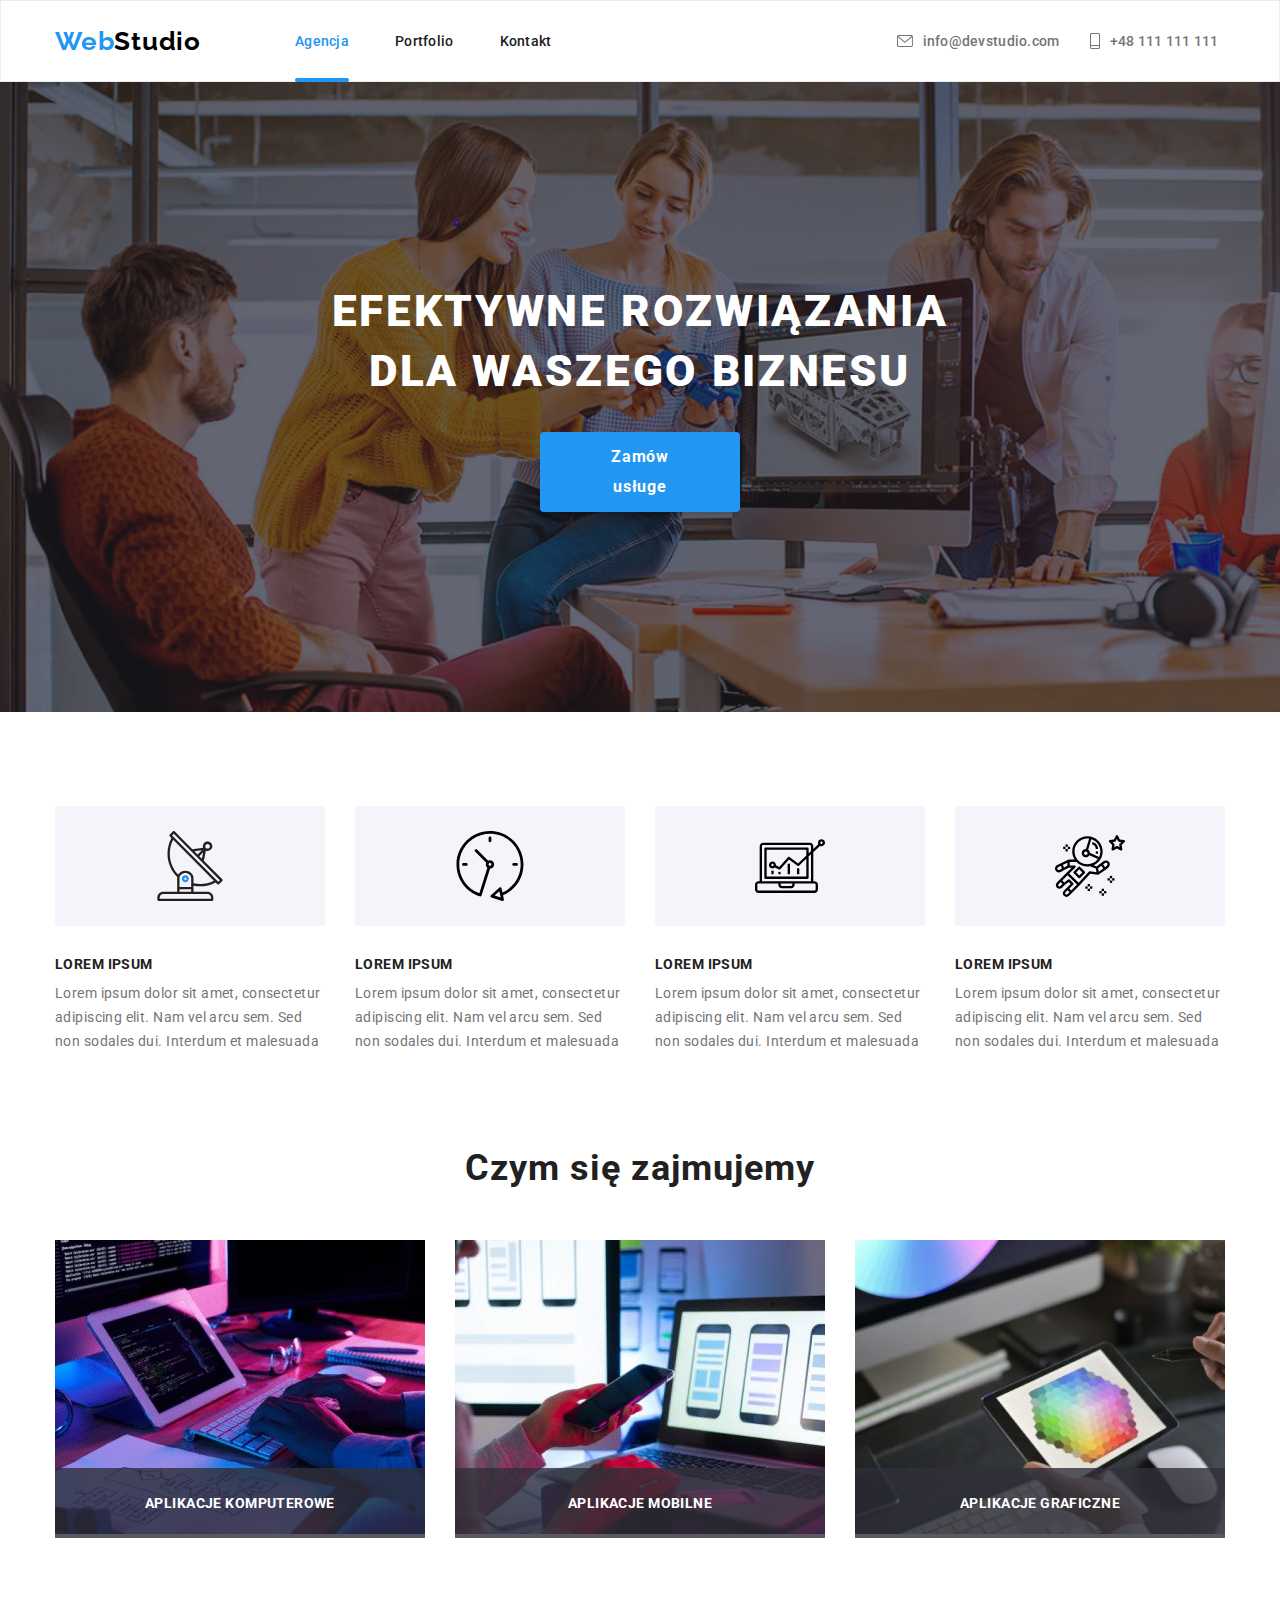
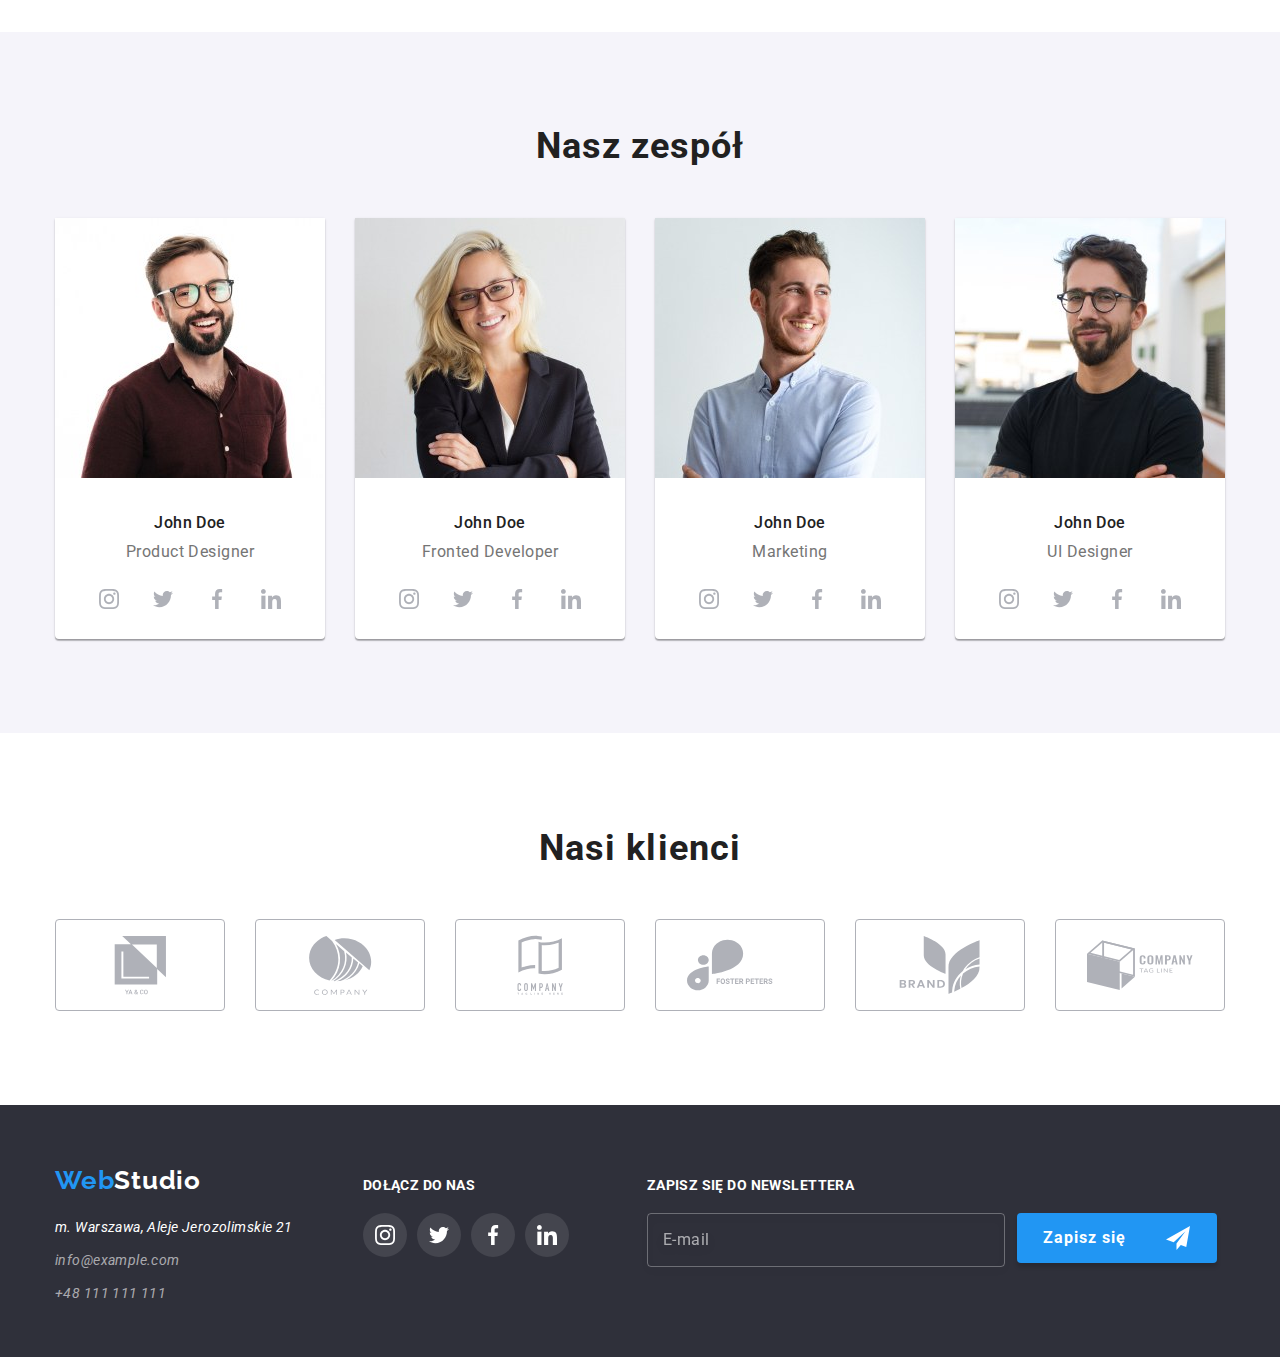
<file: index.html>
<!DOCTYPE html>
<html lang="en">
	<head>
		<meta charset="UTF-8" />
		<meta http-equiv="X-UA-Compatible" content="IE=edge" />
		<meta name="viewport" content="width=device-width, initial-scale=1.0" />
		<link rel="preconnect" href="https://fonts.googleapis.com" />
		<link rel="preconnect" href="https://fonts.gstatic.com" crossorigin />
		<link
			rel="stylesheet"
			href=" https://cdnjs.cloudflare.com/ajax/libs/modern-normalize/1.1.0/modern-normalize.min.css"
		/>
		<link
			href="https://fonts.googleapis.com/css2?family=Raleway:wght@400;700;900&family=Roboto:wght@400;500;700;900&display=swap"
			rel="stylesheet"
		/>
		<link rel="stylesheet" href="css/styles.css" />
		<title>Studio</title>
	</head>
	<body>
		<!-- HEADER -->
		<header class="header">
			<div class="container">
				<a href="index.html" class="logo">
					<span class="logo-left-side">Web</span
					><span class="logo-right-side">Studio</span></a
				>
				<nav class="navigation">
					<ul class="navigation-list">
						<li class="navigation-list-item">
							<a href="index.html" class="navigation-list-link agency-active"
								>Agencja</a
							>
						</li>
						<li class="navigation-list-item">
							<a href="portfolio.html" class="navigation-list-link"
								>Portfolio</a
							>
						</li>
						<li class="navigation-list-item">
							<a href="#" class="navigation-list-link">Kontakt</a>
						</li>
					</ul>
				</nav>
				<ul class="contact-list">
					<li class="contact-list-item">
						<a href="mailto:info@devstudio.com" class="contact-list-link"
							><svg class="contact-list-icon_space" width="16" height="12">
								<use
									class="contact-list-icon"
									href="images/icons.svg#icon-envelope"
								></use>
							</svg>
							<p>info@devstudio.com</p></a
						>
					</li>
					<li class="contact-list-item">
						<a href="tel:+48111111111" class="contact-list-link"
							><svg class="contact-list-icon_space" width="10" height="16">
								<use
									class="contact-list-icon"
									href="images/icons.svg#icon-smartphone"
								></use>
							</svg>
							<p>+48 111 111 111</p></a
						>
					</li>
				</ul>
			</div>
		</header>
		<!-- MAIN -->
		<main>
			<!-- HERO-->
			<section class="hero">
				<div class="hero-background-container">
					<div class="container">
						<h1 class="hero-title">
							efektywne rozwiązania dla waszego biznesu
						</h1>
						<button type="button" class="hero-button" data-modal-open>
							Zamów usługe
						</button>
					</div>
				</div>
			</section>
			<!-- OUR STRENGHTS -->
			<section class="our-strength section">
				<div class="container">
					<ul class="our-strength-list">
						<li class="our-strength-list-item">
							<div class="our-strenght-list-icon">
								<svg height="70" width="70px">
									<use href="images/icons.svg#icon-antenna"></use>
								</svg>
							</div>
							<p class="our-strength-list-item-title">lorem ipsum</p>
							<p class="our-strength-list-item-text">
								Lorem ipsum dolor sit amet, consectetur adipiscing elit. Nam vel
								arcu sem. Sed non sodales dui. Interdum et malesuada
							</p>
						</li>
						<li class="our-strength-list-item">
							<div class="our-strenght-list-icon">
								<svg height="70" width="70px">
									<use href="images/icons.svg#icon-clock"></use>
								</svg>
							</div>
							<p class="our-strength-list-item-title">lorem ipsum</p>
							<p class="our-strength-list-item-text">
								Lorem ipsum dolor sit amet, consectetur adipiscing elit. Nam vel
								arcu sem. Sed non sodales dui. Interdum et malesuada
							</p>
						</li>
						<li class="our-strength-list-item">
							<div class="our-strenght-list-icon">
								<svg height="70" width="70px">
									<use href="images/icons.svg#icon-diagram"></use>
								</svg>
							</div>
							<p class="our-strength-list-item-title">lorem ipsum</p>
							<p class="our-strength-list-item-text">
								Lorem ipsum dolor sit amet, consectetur adipiscing elit. Nam vel
								arcu sem. Sed non sodales dui. Interdum et malesuada
							</p>
						</li>
						<li class="our-strength-list-item">
							<div class="our-strenght-list-icon">
								<svg height="70" width="70px">
									<use href="images/icons.svg#icon-astronaut"></use>
								</svg>
							</div>
							<p class="our-strength-list-item-title">lorem ipsum</p>
							<p class="our-strength-list-item-text">
								Lorem ipsum dolor sit amet, consectetur adipiscing elit. Nam vel
								arcu sem. Sed non sodales dui. Interdum et malesuada
							</p>
						</li>
					</ul>
				</div>
			</section>
			<!-- WHAT WE DO -->
			<section class="what-we-do section">
				<div class="container">
					<h2 class="what-we-do-title">Czym się zajmujemy</h2>
					<ul class="what-we-do-list">
						<li class="what-we-do-list-item">
							<div class="what-we-do-list-element">
								<p class="what-we-do-list-element-title">
									aplikacje komputerowe
								</p>
							</div>
							<img
								src="images/main-page/box1.jpg"
								alt="Programming"
								width="370"
								height="294"
								class="what-we-do-list-img"
							/>
						</li>
						<li class="what-we-do-list-item">
							<div class="what-we-do-list-element">
								<p class="what-we-do-list-element-title">aplikacje mobilne</p>
							</div>
							<img
								src="images/main-page/box2.jpg"
								alt="Setting smartphone theme"
								width="370"
								height="294"
								class="what-we-do-list-img"
							/>
						</li>
						<li class="what-we-do-list-item">
							<div class="what-we-do-list-element">
								<p class="what-we-do-list-element-title">aplikacje graficzne</p>
							</div>
							<img
								src="images/main-page/box3.jpg"
								alt="Creating gradient"
								width="370"
								height="294"
								class="what-we-do-list-img"
							/>
						</li>
					</ul>
				</div>
			</section>
			<!-- OUR TEAM -->
			<section class="our-team">
				<div class="container section">
					<h2 class="our-team-title">Nasz zespół</h2>
					<ul class="our-team-list">
						<li class="our-team-list-item">
							<img
								src="images/main-page/John_Doe1.jpg"
								alt="Product Designer"
								width="270"
								height="260"
								class="our-team-list-img"
							/>
							<p class="our-team-list-item-name">John Doe</p>
							<p class="our-team-list-item-occupation">Product Designer</p>
							<div class="social-links">
								<a class="social-links-link" href="https://www.instagram.com/"
									><svg class="social-links-icon">
										<use href="images/icons.svg#icon-instagram"></use></svg
								></a>
								<a class="social-links-link" href="https://twitter.com/?lang=pl"
									><svg class="social-links-icon">
										<use href="images/icons.svg#icon-twitter"></use></svg
								></a>
								<a class="social-links-link" href="https://pl-pl.facebook.com/"
									><svg class="social-links-icon">
										<use href="images/icons.svg#icon-facebook"></use></svg
								></a>
								<a class="social-links-link" href="https://pl.linkedin.com/"
									><svg class="social-links-icon">
										<use href="images/icons.svg#icon-linkedin"></use></svg
								></a>
							</div>
						</li>
						<li class="our-team-list-item">
							<img
								src="images/main-page/John_Doe2.jpg"
								alt="Fronted Developer"
								width="270"
								height="260"
								class="our-team-list-img"
							/>
							<p class="our-team-list-item-name">John Doe</p>
							<p class="our-team-list-item-occupation">Fronted Developer</p>
							<div class="social-links">
								<a class="social-links-link" href="https://www.instagram.com/"
									><svg class="social-links-icon">
										<use href="images/icons.svg#icon-instagram"></use></svg
								></a>
								<a class="social-links-link" href="https://twitter.com/?lang=pl"
									><svg class="social-links-icon">
										<use href="images/icons.svg#icon-twitter"></use></svg
								></a>
								<a class="social-links-link" href="https://pl-pl.facebook.com/"
									><svg class="social-links-icon">
										<use href="images/icons.svg#icon-facebook"></use></svg
								></a>
								<a class="social-links-link" href="https://pl.linkedin.com/"
									><svg class="social-links-icon">
										<use href="images/icons.svg#icon-linkedin"></use></svg
								></a>
							</div>
						</li>
						<li class="our-team-list-item">
							<img
								src="images/main-page/John_Doe3.jpg"
								alt="Marketing"
								width="270"
								height="260"
								class="our-team-list-img"
							/>
							<p class="our-team-list-item-name">John Doe</p>
							<p class="our-team-list-item-occupation">Marketing</p>
							<div class="social-links">
								<a class="social-links-link" href="https://www.instagram.com/"
									><svg class="social-links-icon">
										<use href="images/icons.svg#icon-instagram"></use></svg
								></a>
								<a class="social-links-link" href="https://twitter.com/?lang=pl"
									><svg class="social-links-icon">
										<use href="images/icons.svg#icon-twitter"></use></svg
								></a>
								<a class="social-links-link" href="https://pl-pl.facebook.com/"
									><svg class="social-links-icon">
										<use href="images/icons.svg#icon-facebook"></use></svg
								></a>
								<a class="social-links-link" href="https://pl.linkedin.com/"
									><svg class="social-links-icon">
										<use href="images/icons.svg#icon-linkedin"></use></svg
								></a>
							</div>
						</li>
						<li class="our-team-list-item">
							<img
								src="images/main-page/John_Doe4.jpg"
								alt="UI Designer"
								width="270"
								height="260"
								class="our-team-list-img"
							/>
							<p class="our-team-list-item-name">John Doe</p>
							<p class="our-team-list-item-occupation">UI Designer</p>
							<div class="social-links">
								<a class="social-links-link" href="https://www.instagram.com/"
									><svg class="social-links-icon">
										<use href="images/icons.svg#icon-instagram"></use></svg
								></a>
								<a class="social-links-link" href="https://twitter.com/?lang=pl"
									><svg class="social-links-icon">
										<use href="images/icons.svg#icon-twitter"></use></svg
								></a>
								<a class="social-links-link" href="https://pl-pl.facebook.com/"
									><svg class="social-links-icon">
										<use href="images/icons.svg#icon-facebook"></use></svg
								></a>
								<a class="social-links-link" href="https://pl.linkedin.com/"
									><svg class="social-links-icon">
										<use href="images/icons.svg#icon-linkedin"></use></svg
								></a>
							</div>
						</li>
					</ul>
				</div>
			</section>
			<section class="our-clients section">
				<div class="container">
					<h2 class="our-clients-title">Nasi klienci</h2>
					<div class="our-clients-content">
						<a href="#" class="our-clients-logo">
							<svg class="our-clients-icon">
								<use href="images/icons.svg#icon-Union"></use>
							</svg>
						</a>
						<a href="#" class="our-clients-logo">
							<svg class="our-clients-icon">
								<use href="images/icons.svg#icon-Object1"></use>
							</svg>
						</a>
						<a href="#" class="our-clients-logo">
							<svg class="our-clients-icon">
								<use href="images/icons.svg#icon-group1"></use>
							</svg>
						</a>
						<a href="#" class="our-clients-logo">
							<svg class="our-clients-icon">
								<use href="images/icons.svg#icon-group"></use>
							</svg>
						</a>
						<a href="#" class="our-clients-logo">
							<svg class="our-clients-icon">
								<use href="images/icons.svg#icon-group-2"></use>
							</svg>
						</a>
						<a href="#" class="our-clients-logo">
							<svg class="our-clients-icon">
								<use href="images/icons.svg#icon-Object"></use>
							</svg>
						</a>
					</div>
				</div>
			</section>
		</main>
		<!-- FOOTER -->
		<footer class="footer">
			<div class="container">
				<div class="footer-contact-elements">
					<a href="index.html" class="logo"
						><span class="logo-left-side">Web</span
						><span class="logo-right-side-dark-theme">Studio</span></a
					>
					<address class="footer-address">
						<ul class="footer-list">
							<li class="footer-list-item">
								<a
									href="https://goo.gl/maps/Mp1jsJDvYEzKUSzLA"
									target="_blank"
									class="footer-list-link footer-list-address"
									>m. Warszawa, Aleje Jerozolimskie 21</a
								>
							</li>
							<li class="footer-list-item">
								<a
									href="mailto:info@example.com"
									class="footer-list-link footer-list-mail"
									>info@example.com</a
								>
							</li>
							<li class="footer-list-item">
								<a
									href="tel:+48111111111"
									class="footer-list-link footer-list-tel"
									>+48 111 111 111</a
								>
							</li>
						</ul>
					</address>
				</div>
				<div class="footer-social">
					<h3 class="footer-social-title">DOŁĄCZ DO NAS</h3>
					<div class="social-links">
						<a
							class="social-links-link social-links-link-dark-theme"
							href="https://www.instagram.com/"
							><svg class="social-links-icon">
								<use href="images/icons.svg#icon-instagram"></use></svg
						></a>
						<a
							class="social-links-link social-links-link-dark-theme"
							href="https://twitter.com/?lang=pl"
							><svg class="social-links-icon">
								<use href="images/icons.svg#icon-twitter"></use></svg
						></a>
						<a
							class="social-links-link social-links-link-dark-theme"
							href="https://pl-pl.facebook.com/"
							><svg class="social-links-icon">
								<use href="images/icons.svg#icon-facebook"></use></svg
						></a>
						<a
							class="social-links-link social-links-link-dark-theme"
							href="https://pl.linkedin.com/"
							><svg class="social-links-icon">
								<use href="images/icons.svg#icon-linkedin"></use>
							</svg>
						</a>
					</div>
				</div>
				<form class="footer-form">
					<label class="footer-form-label"for="footer-user-email">zapisz się do newslettera</label>
					<div class="footer-form-container">
					<input name="footer-email" type="email" class="footer-form-input" id="footer-user-email" placeholder="E-mail" required></>
					<button typy class="footer-sign-bnt"><span class="footer-sign-btn-text">Zapisz się</span> <svg class="footer-form-icon"><use href="images/icons.svg#icon-arrow"></use></svg></button>
					</div>	
				</form>
			</div>
		</footer>
		<!-- BACKDROP -->
		<div class="backdrop is-hidden" data-modal>
			<div class="modal">
				<h3 class="modal-title">Zostaw swoje dane w formularzu poniżej</h3>
				<form class="backdrop-modal-form" name="modal-form" autocomplete="off">
					<label class="form-label" for="user-name">Imie</label>
					<div class="input-container">
					<input class="form-input" type="text" name="name" id="user-name" required/>
					<svg class="input-icon"><use href="images/icons.svg#icon-person"></use></svg>
					</div>
					<label class="form-label" for="user-phone-number">Telefon</label>
					<div class="input-container">
					<input
						class="form-input"
						type="tel"
						name="phone-number"
						id="user-phone-number"
						required
					/>
					<svg class="input-icon"><use href="images/icons.svg#icon-phone"></use></svg>
					</div>
					<label class="form-label" for="user-email">Email</label>
					<div class="input-container">
					<input class="form-input" type="email" name="email" id="user-eamil" required/>
					<svg class="input-icon"><use href="images/icons.svg#icon-email"></use></svg>
					</div>
					<label class="form-label" for="user-comment">Komentarz</label>
					<textarea class="form-textarea" name="comment" id="user-comment" placeholder="Wprowadź tekst"></textarea>
					<input class="modal-form-policy visually-hidden" type="checkbox" name="policy" id="user-policy"/>
					<label class="modal-form-policy-text" for="user-policy"
						>Oświadczam iż akceptuję <a href="#">Regulamin</a> i
						<a href="#">Politykę Prywatności.</a></label
					>
					<button class="modal-send-btn" type="submit">Wyślij</button>
				</form>
				<button type="button" class="close-btn" data-modal-close>
					<svg class="close-icon">
						<use href="./images/icons.svg#icon-close"></use>
					</svg>
				</button>
			</div>
		</div>
		<script src="modal.js"></script>
	</body>
</html>
</file>
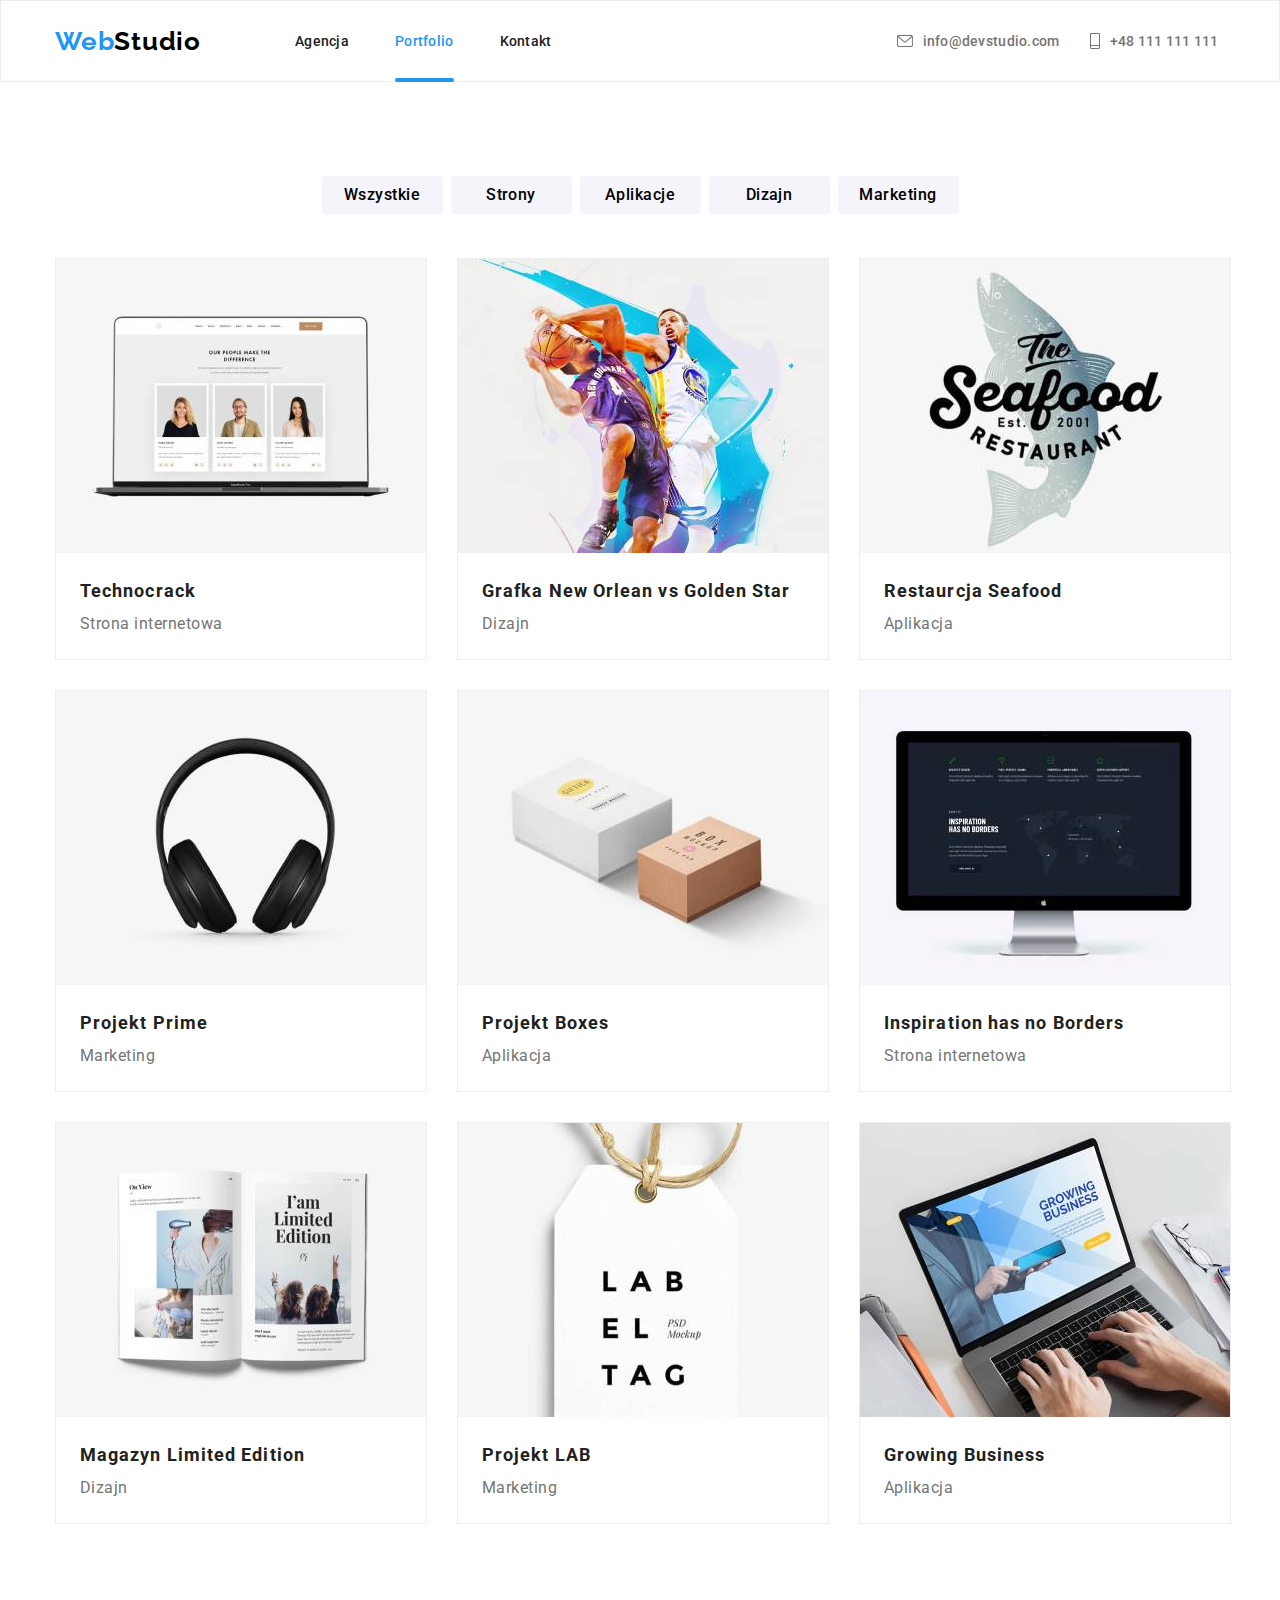
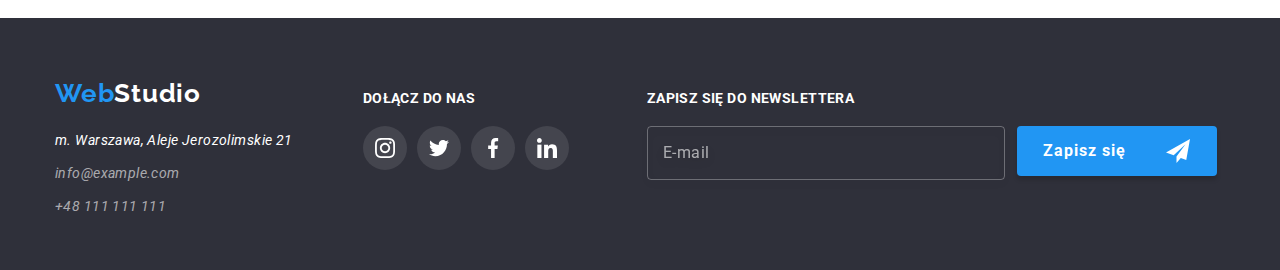
<file: portfolio.html>
<!DOCTYPE html>
<html lang="en">
	<head>
		<meta charset="UTF-8" />
		<meta http-equiv="X-UA-Compatible" content="IE=edge" />
		<meta name="viewport" content="width=device-width, initial-scale=1.0" />
		<link rel="preconnect" href="https://fonts.googleapis.com" />
		<link rel="preconnect" href="https://fonts.gstatic.com" crossorigin />
		<link
			rel="stylesheet"
			href=" https://cdnjs.cloudflare.com/ajax/libs/modern-normalize/1.1.0/modern-normalize.min.css"
		/>
		<link
			href="https://fonts.googleapis.com/css2?family=Raleway:wght@400;700;900&family=Roboto:wght@400;500;700;900&display=swap"
			rel="stylesheet"
		/>
		<link rel="stylesheet" href="css/styles.css" />
		<title>Portfolio</title>
	</head>
	<body>
		<!-- HEADER -->
		<header class="header">
			<div class="container">
				<a href="index.html" class="logo">
					<span class="logo-left-side">Web</span
					><span class="logo-right-side">Studio</span></a
				>
				<nav class="navigation">
					<ul class="navigation-list">
						<li class="navigation-list-item">
							<a href="index.html" class="navigation-list-link">Agencja</a>
						</li>
						<li class="navigation-list-item">
							<a href="portfolio.html" class="navigation-list-link portfolio-active"
								>Portfolio</a
							>
						</li>
						<li class="navigation-list-item">
							<a href="#" class="navigation-list-link">Kontakt</a>
						</li>
					</ul>
				</nav>
				<ul class="contact-list">
					<li class="contact-list-item">		
						<a href="mailto:info@devstudio.com" class="contact-list-link"
							><svg class="contact-list-icon_space" width="16" height="12">
							<use
								class="contact-list-icon"
								href="images/icons.svg#icon-envelope"
							></use>
						</svg><p>info@devstudio.com</p></a
						>
					</li>
					<li class="contact-list-item">
						<a href="tel:+48111111111" class="contact-list-link"
							><svg class="contact-list-icon_space" width="10" height="16">
							<use
								class="contact-list-icon"
								href="images/icons.svg#icon-smartphone"
							></use>
						</svg><p>+48 111 111 111</p></a
						>
					</li>
				</ul>
			</div>
		</header>
		<!-- MAIN -->
		<main class="main section">
			<div class="container">
				<ul class="filter-list">
					<li class="filter-list-item">
						<button type="button" class="filter-button">Wszystkie</button>
					</li>
					<li class="filter-list-item">
						<button type="button" class="filter-button">Strony</button>
					</li>
					<li class="filter-list-item">
						<button type="button" class="filter-button">Aplikacje</button>
					</li>
					<li class="filter-list-item">
						<button type="button" class="filter-button">Dizajn</button>
					</li>
					<li class="filter-list-item">
						<button type="button" class="filter-button">Marketing</button>
					</li>
				</ul>
				<ul class="main-list">
					<li class="main-list-item">
						<a href="#" class="main-list-link">
							<img
								src="images/portfolio/img-1.jpg"
								alt="Page site"
								width="370"
								height="294"
								class="main-list-img"
						/></a>
						<div class="main-list-item-text">
							<h3 class="main-list-title">Technocrack</h3>
							<p class="main-list-paragraph">Strona internetowa</p>
						</div>
					</li>
					<li class="main-list-item">
						<a href="#" class="main-list-link"
							><img
								src="images/portfolio/img-2.jpg"
								alt="Basketball players"
								width="370"
								height="294"
								class="main-list-img"
						/></a>
						<div class="main-list-item-text">
							<h3 class="main-list-title">Grafka New Orlean vs Golden Star</h3>
							<p class="main-list-paragraph">Dizajn</p>
						</div>
					</li>
					<li class="main-list-item">
						<a href="#" class="main-list-link">
							<img
								src="images/portfolio/img-3.jpg"
								alt="Seafood logo"
								width="370"
								height="294"
								class="main-list-img"
						/></a>
						<div class="main-list-item-text">
							<h3 class="main-list-title">Restaurcja Seafood</h3>
							<p class="main-list-paragraph">Aplikacja</p>
						</div>
					</li>
					<li class="main-list-item">
						<a href="#" class="main-list-link">
							<img
								src="images/portfolio/img-4.jpg"
								alt="Headphones"
								width="370"
								height="294"
								class="main-list-img"
						/></a>
						<div class="main-list-item-text">
							<h3 class="main-list-title">Projekt Prime</h3>
							<p class="main-list-paragraph">Marketing</p>
						</div>
					</li>
					<li class="main-list-item">
						<a href="#" class="main-list-link">
							<img
								src="images/portfolio/img-5.jpg"
								alt="Two boxes"
								width="370"
								height="294"
								class="main-list-img"
						/></a>
						<div class="main-list-item-text">
							<h3 class="main-list-title">Projekt Boxes</h3>
							<p class="main-list-paragraph">Aplikacja</p>
						</div>
					</li>
					<li class="main-list-item">
						<a href="#" class="main-list-link">
							<img
								src="images/portfolio/img-6.jpg"
								alt="Monitor"
								width="370"
								height="294"
								class="main-list-img"
						/></a>
						<div class="main-list-item-text">
							<h3 class="main-list-title">Inspiration has no Borders</h3>
							<p class="main-list-paragraph">Strona internetowa</p>
						</div>
					</li>
					<li class="main-list-item">
						<a href="#" class="main-list-link">
							<img
								src="images/portfolio/img-7.jpg"
								alt="Magazine"
								width="370"
								height="294"
								class="main-list-img"
							/>
						</a>
						<div class="main-list-item-text">
							<h3 class="main-list-title">Magazyn Limited Edition</h3>
							<p class="main-list-paragraph">Dizajn</p>
						</div>
					</li>
					<li class="main-list-item">
						<a href="#" class="main-list-link">
							<img
								src="images/portfolio/img-8.jpg"
								alt="Pendant"
								width="370"
								height="294"
								class="main-list-img"
						/></a>
						<div class="main-list-item-text">
							<h3 class="main-list-title">Projekt LAB</h3>
							<p class="main-list-paragraph">Marketing</p>
						</div>
					</li>
					<li class="main-list-item">
						<a href="#" class="main-list-link">
							<img
								src="images/portfolio/img-9.jpg"
								alt="laptop"
								width="370"
								height="294"
								class="main-list-img"
						/></a>
						<div class="main-list-item-text">
							<h3 class="main-list-title">Growing Business</h3>
							<p class="main-list-paragraph">Aplikacja</p>
						</div>
					</li>
				</ul>
			</div>
		</main>
		<!-- FOOTER -->
<footer class="footer">
			<div class="container">
				<div class="footer-contact-elements">
					<a href="index.html" class="logo"
						><span class="logo-left-side">Web</span
						><span class="logo-right-side-dark-theme">Studio</span></a
					>
					<address class="footer-address">
						<ul class="footer-list">
							<li class="footer-list-item">
								<a
									href="https://goo.gl/maps/Mp1jsJDvYEzKUSzLA"
									target="_blank"
									class="footer-list-link footer-list-address"
									>m. Warszawa, Aleje Jerozolimskie 21</a
								>
							</li>
							<li class="footer-list-item">
								<a
									href="mailto:info@example.com"
									class="footer-list-link footer-list-mail"
									>info@example.com</a
								>
							</li>
							<li class="footer-list-item">
								<a
									href="tel:+48111111111"
									class="footer-list-link footer-list-tel"
									>+48 111 111 111</a
								>
							</li>
						</ul>
					</address>
				</div>
				<div class="footer-social">
					<h3 class="footer-social-title">DOŁĄCZ DO NAS</h3>
					<div class="social-links">
						<a
							class="social-links-link social-links-link-dark-theme"
							href="https://www.instagram.com/"
							><svg class="social-links-icon">
								<use href="images/icons.svg#icon-instagram"></use></svg
						></a>
						<a
							class="social-links-link social-links-link-dark-theme"
							href="https://twitter.com/?lang=pl"
							><svg class="social-links-icon">
								<use href="images/icons.svg#icon-twitter"></use></svg
						></a>
						<a
							class="social-links-link social-links-link-dark-theme"
							href="https://pl-pl.facebook.com/"
							><svg class="social-links-icon">
								<use href="images/icons.svg#icon-facebook"></use></svg
						></a>
						<a
							class="social-links-link social-links-link-dark-theme"
							href="https://pl.linkedin.com/"
							><svg class="social-links-icon">
								<use href="images/icons.svg#icon-linkedin"></use>
							</svg>
						</a>
					</div>
				</div>
				<form class="footer-form">
					<label class="footer-form-label"for="footer-user-email">zapisz się do newslettera</label>
					<div class="footer-form-container">
					<input name="footer-email" type="email" class="footer-form-input" id="footer-user-email" placeholder="E-mail" required></>
					<button typy class="footer-sign-bnt"><span class="footer-sign-btn-text">Zapisz się</span> <svg class="footer-form-icon"><use href="images/icons.svg#icon-arrow"></use></svg></button>
					</div>	
				</form>
			</div>
		</footer>
	</body>
</html>
</file>
<file: css/styles.css>
:root {
	--main-font: "Roboto", sans-serif;
	--secondary-font: "Raleway", sans-serif;
	--main-color: #212121;
	--secondary-color: #757575;
	--background-color: #2f303a;
	--checked-color: #2196f3;
	--checked-button-color: #ffffff;
	--button-background-color: #f5f4fa;
	--address-color: #ffffff;
	--left-logo-color: #2196f3;
	--right-logo-color: #000000;
	--right-logo-color-dark-theme: #ffffff;
	--contact-color: rgba(255, 255, 255, 0.6);
	--header-color: #ececec;
	--hero-title-color: #ffffff;
	--ourteam-background-color: #f5f4fa;
	--card-color: #ffffff;
	--checked-icon: #ffffff;
	--dark-theme-icon-background-color: rgba(255, 255, 255, 0.1);
	--icon-colour: #afb1b8;
}

body {
	font-family: var(--main-font);
	color: var(--main-color);
}

h1,
h2,
h3,
h4,
h5,
h6 {
	margin: 0;
	padding: 0;
}

p {
	margin: 0;
	padding: 0;
}

ul,
ol {
	margin: 0;
	padding: 0;
}
/* ========COMPONENTS======= */
.container {
	width: 1200px;
	padding: 0 15px;
	margin: 0 auto;
}

.section {
	padding-top: 94px;
	padding-bottom: 94px;
}

.logo {
	font-family: var(--secondary-font);
	font-weight: bold;
	font-size: 26px;
	line-height: 1.192;
	letter-spacing: 0.03em;
	text-decoration: none;
}

.portfolio-logo {
	text-shadow: 0px 4px 4px rgba(0, 0, 0, 0.25);
}

.logo-left-side {
	color: var(--left-logo-color);
}

.logo-right-side {
	color: var(--right-logo-color);
}

.logo-right-side-dark-theme {
	color: var(--right-logo-color-dark-theme);
}

.social-links {
	display: flex;
	justify-content: center;
	align-items: center;
}

.social-links-link {
	width: 44px;
	height: 44px;
	display: flex;
	justify-content: center;
	align-items: center;
	border-radius: 50%;
	color: var(--icon-colour);
	transition-property: color, background-color;
	transition: 250ms cubic-bezier(0.4, 0, 0.2, 1);
}

.social-links-link-dark-theme {
	color: var(--address-color);
	background-color: var(--dark-theme-icon-background-color);
}

.social-links-link:not(:last-child) {
	margin-right: 10px;
}

.social-links-icon {
	width: 20px;
	height: 20px;
	fill: currentColor;
}

.social-links-link:hover,
.social-links-link:focus {
	color: var(--checked-icon);
	background-color: var(--checked-color);
}

/* ========COMPONENTS END======= */

/* ========HEADER======= */
.header {
	border: 1px solid var(--header-color);
}

.header .container {
	display: flex;
	align-items: center;
	height: 80px;
}

.header .logo {
	margin-right: 94px;
}

.navigation {
	margin-right: 345px;
}

.navigation-list {
	list-style: none;
	display: flex;
}

.navigation-list-item:not(:last-child) {
	margin-right: 46px;
}

.navigation-list-link {
	color: var(--main-color);
	font-weight: 500;
	font-size: 14px;
	line-height: 1.143;
	letter-spacing: 0.02em;
	text-decoration: none;
	transition: color 250ms cubic-bezier(0.4, 0, 0.2, 1);
}

.navigation-list-link:focus,
.navigation-list-link:hover {
	color: var(--checked-color);
}

.contact-list {
	list-style: none;
	display: flex;
	color: var(--secondary-color);
}

.contact-list-link {
	display: block;
	display: flex;
	align-items: center;
	font-weight: 500;
	font-size: 14px;
	line-height: 1.143;
	letter-spacing: 0.02em;
	color: currentColor;
	text-decoration: none;
	transition: color 250ms cubic-bezier(0.4, 0, 0.2, 1);
}

.contact-list-item {
	display: flex;
	justify-content: center;
	align-items: center;
}

.contact-list-link:hover,
.contact-list-link:focus {
	color: var(--checked-color);
}

.contact-list-item:first-child {
	margin-right: 30px;
}

.contact-list-icon_space {
	margin-right: 10px;
	fill: currentColor;
}

.portfolio-active,
.agency-active {
	position: relative;
	color: var(--checked-color);
}

.portfolio-active::after,
.agency-active::after {
	position: absolute;
	top: 45px;
	content: "";
	display: block;
	background-color: #2196f3;
	width: 100%;
	height: 4px;
	border-radius: 2px;
}

/* ========HEADER END======= */

/* ========MAIN======= */
.main-list,
.filter-list {
	list-style: none;
}

.filter-list {
	margin-bottom: 50px;
	display: flex;
	justify-content: center;
}

.filter-list-item:not(:last-child) {
	margin-right: 8px;
}

.filter-button {
	width: 121px;
	min-height: 38px;
	font-weight: 500;
	font-size: 16px;
	line-height: 1.625;
	text-align: center;
	letter-spacing: 0.03em;
	background: var(--button-background-color);
	border-radius: 4px;
	cursor: pointer;
	border: none;
	transition-property: color, background-color, box-shadow;
	transition: 250ms cubic-bezier(0.4, 0, 0.2, 1);
}

.filter-button:focus,
.filter-button:hover {
	background-color: var(--checked-color);
	color: var(--checked-button-color);
	box-shadow: 0px 3px 1px rgba(0, 0, 0, 0.1), 0px 1px 2px rgba(0, 0, 0, 0.08),
		0px 2px 2px rgba(0, 0, 0, 0.12);
}

.main-list {
	display: flex;
	flex-wrap: wrap;
	/* setting margin-right on -36px becouse i added border = 1px  */
	margin-right: -36px;
	margin-top: -36px;
	list-style: none;
}

.main-list-item {
	background: var(--card-color);
	border: 1px solid #eeeeee;
	margin-right: 30px;
	margin-top: 30px;
	flex-basis: calc(100% / 3 - 30px);
	cursor: pointer;
}

.main-list-link {
	height: 294px;
	width: 100%;
	position: relative;
	display: block;
	overflow: hidden;
}

.main-list-link::after {
	position: absolute;
	top: 0;
	left: 0;
	content: "Technocrack jest popularną platformą wykorzystywaną do rozpowszechniania koronawirusa. Firmy wykorzystują tę platformę do celów szpiegowskich i ataków na niezabezpieczone serwery konkurencji";
	display: block;
	padding: 49px 24px 49px 45px;
	background-color: rgba(33, 150, 243, 0.9);
	color: #ffffff;
	font-size: 18px;
	line-height: 1.556;
	letter-spacing: 0.03em;
	width: 100%;
	min-height: 294px;
	transform: translateY(100%);
	transition: transform 250ms cubic-bezier(0.4, 0, 0.2, 1);
}

.main-list-item:hover {
	box-shadow: 0px 1px 1px rgba(0, 0, 0, 0.12), 0px 4px 4px rgba(0, 0, 0, 0.06),
		1px 4px 6px rgba(0, 0, 0, 0.16);
}

.main-list-item:hover .main-list-link::after {
	transform: translateY(0);
}

.main-list-item-text {
	padding: 20px 24px;
}

.main-list-title {
	font-weight: bold;
	font-size: 18px;
	line-height: 2;
	letter-spacing: 0.06em;
}

.main-list-paragraph {
	font-size: 16px;
	line-height: 1.875;
	letter-spacing: 0.03em;
	color: var(--secondary-color);
}
/* ========MAIN END======= */

/* ========HERO======= */
.hero-background-container {
	margin: 0 auto;
	max-width: 1600px;
	background-image: linear-gradient(
			rgba(47, 48, 58, 0.4),
			rgba(47, 48, 58, 0.4)
		),
		url(../images/main-page/hero-background.jpg);
	background-repeat: no-repeat;
	background-size: cover;
}

.hero .container {
	padding: 200px 252px;
}

.hero-title {
	font-weight: 900;
	font-size: 44px;
	line-height: 1.363;
	text-align: center;
	letter-spacing: 0.06em;
	text-transform: uppercase;
	color: var(--hero-title-color);
	width: 696px;
	min-height: 120px;
	margin-bottom: 30px;
}

.hero-button {
	display: block;
	margin: 0 auto;
	padding: 10px 41px;
	width: 200px;
	min-height: 50px;
	font-weight: bold;
	font-size: 16px;
	line-height: 1.875;
	border: none;
	letter-spacing: 0.06em;
	color: var(--checked-button-color);
	cursor: pointer;
	background: var(--checked-color);
	box-shadow: 0px 4px 4px rgba(0, 0, 0, 0.15);
	border-radius: 4px;
}
/* ========HERO END======= */

/* ========OUR STRENGHT======= */
.our-strength-list {
	list-style: none;
	display: flex;
}

.our-strength-list-item:not(:last-child) {
	margin-right: 30px;
}

.our-strenght-list-icon {
	width: 270px;
	min-height: 120px;
	background: #f5f4fa;
	border-radius: 4px;
	display: flex;
	justify-content: center;
	align-items: center;
	margin-bottom: 30px;
}

.our-strength-list-item-title {
	margin-bottom: 10px;
	font-weight: bold;
	font-size: 14px;
	line-height: 1.142;
	letter-spacing: 0.03em;
	text-transform: uppercase;
}

.our-strength-list-item-text {
	font-size: 14px;
	line-height: 1.714;
	letter-spacing: 0.03em;
	color: var(--secondary-color);
}
/* ========OUR STRENGHT END======= */

/* ========WHAT WE DO======= */
.what-we-do.section {
	padding-top: 0;
	padding-bottom: 94px;
}

.what-we-do-title {
	font-weight: bold;
	font-size: 36px;
	line-height: 1.166;
	text-align: center;
	letter-spacing: 0.03em;
	margin-bottom: 50px;
}

.what-we-do-list {
	list-style: none;
	display: flex;
	justify-content: space-between;
}

.what-we-do-list-item:not(:last-child) {
	margin-right: 30px;
}

.what-we-do-list-item {
	position: relative;
}

.what-we-do-list-element {
	position: absolute;
	bottom: 0;
	left: 0;
	width: 100%;
	min-height: 70px;
	background-color: rgba(47, 48, 58, 0.8);
	display: flex;
	justify-content: center;
	align-items: center;
}

.what-we-do-list-element-title {
	font-weight: bold;
	font-size: 14px;
	line-height: 1.143px;
	letter-spacing: 0.03em;
	text-transform: uppercase;
	color: #ffffff;
}

/* ========WHAT WE DO END======= */

/* ========OUR TEAM======= */

.our-team {
	background-color: var(--ourteam-background-color);
}

.our-team-title {
	margin-bottom: 50px;
	font-weight: bold;
	font-size: 36px;
	line-height: 1.166;
	text-align: center;
	letter-spacing: 0.03em;
}

.our-team-list {
	list-style: none;
	display: flex;
}

.our-team-list-item {
	width: 270px;
	min-height: 368px;
	background: var(--card-color);
	box-shadow: 0px 1px 3px rgba(0, 0, 0, 0.12), 0px 1px 1px rgba(0, 0, 0, 0.14),
		0px 2px 1px rgba(0, 0, 0, 0.2);
	border-radius: 0px 0px 4px 4px;
}

.our-team-list-item:not(:last-child) {
	margin-right: 30px;
}

.our-team-list-img {
	margin-bottom: 30px;
}

.our-team-list-item-name {
	font-weight: 500;
	font-size: 16px;
	line-height: 1.1875;
	text-align: center;
	letter-spacing: 0.03em;
	margin-bottom: 10px;
}

.our-team-list-item-occupation {
	font-size: 16px;
	line-height: 1.1875;
	text-align: center;
	letter-spacing: 0.03em;
	color: var(--secondary-color);
	margin-bottom: 16px;
}

.our-team .social-links {
	margin-bottom: 18px;
}

/* ========OUR TEAM END======= */

/* ========OUR CLIENTS======= */
.our-clients-title {
	font-weight: bold;
	font-size: 36px;
	line-height: 1.1666;
	text-align: center;
	letter-spacing: 0.03em;
	color: var(--main-color);
	margin-bottom: 50px;
}

.our-clients-content {
	display: flex;
	justify-content: space-between;
	align-items: center;
}

.our-clients-logo {
	display: flex;
	justify-content: center;
	align-items: center;
	width: 170px;
	height: 92px;
	border: 1px solid #afb1b8;
	border-radius: 4px;
	color: var(--icon-colour);
	transition-property: color, border;
	transition: 250ms cubic-bezier(0.4, 0, 0.2, 1);
}

.our-clients-icon {
	width: 106px;
	height: 60px;
	fill: currentColor;
}

.our-clients-logo:hover,
.our-clients-logo:focus {
	border: 1px solid var(--checked-color);
	color: var(--checked-color);
}

/* ========OUR CLIENTS END======= */

/* ========FOOTER======= */
.footer {
	background-color: var(--background-color);
}

.footer .container {
	height: 252px;
	display: flex;
	justify-content: flex-start;
}

.footer-contact-elements {
	margin-top: 60px;
	display: flex;
	flex-direction: column;
	margin-right: 70px;
}

.footer .logo {
	margin-bottom: 20px;
}

.footer-list {
	list-style: none;
}

.footer-list-item:not(:last-child) {
	margin-bottom: 9px;
}

.footer-list-link {
	font-size: 14px;
	line-height: 1.714;
	letter-spacing: 0.03em;
	text-decoration: none;
	color: var(--contact-color);
	transition: color 250ms cubic-bezier(0.4, 0, 0.2, 1);
}

.footer-list-address {
	color: var(--address-color);
}

.portfolio-footer-list-mail {
	text-decoration: underline;
}

.footer-list-link:focus,
.footer-list-link:hover {
	color: var(--checked-color);
}

.footer-social {
	margin-top: 72px;
}

.footer-social-title {
	font-weight: bold;
	font-size: 14px;
	line-height: 1.143;
	letter-spacing: 0.03em;
	text-transform: uppercase;
	color: var(--address-color);
	margin-bottom: 20px;
}

.footer-form {
	margin-top: 72px;
	margin-left: 78px;
}

.footer-form-label {
	display: block;
	font-weight: bold;
	font-size: 14px;
	line-height: 1.143;
	letter-spacing: 0.03em;
	text-transform: uppercase;
	color: #ffffff;
	margin-bottom: 20px;
}

.footer-form-container {
	display: flex;
}

.footer-form-input {
	margin-right: 12px;
	width: 358px;
	min-height: 50px;
	padding: 16px 0 16px 15px;
	background-color: transparent;
	border: 1px solid rgba(255, 255, 255, 0.3);
	box-sizing: border-box;
	filter: drop-shadow(0px 4px 4px rgba(0, 0, 0, 0.15));
	border-radius: 4px;
	outline: none;
	font-size: 16px;
	line-height: 1.25;
	letter-spacing: 0.03em;
	color: rgba(255, 255, 255, 0.6);
}

.footer-form-input::placeholder {
	font-size: 16px;
	line-height: 1.25;
	letter-spacing: 0.03em;
	color: rgba(255, 255, 255, 0.6);
}

.footer-sign-bnt {
	width: 200px;
	height: 50px;
	background: #2196f3;
	box-shadow: 0px 4px 4px rgba(0, 0, 0, 0.15);
	border-radius: 4px;
	border: none;
	display: flex;
	align-items: center;
	justify-content: space-around;
	cursor: pointer;
}

.footer-sign-btn-text {
	font-weight: bold;
	font-size: 16px;
	line-height: 1.875;
	display: flex;
	align-items: center;
	text-align: center;
	letter-spacing: 0.06em;
	color: #ffffff;
}

.footer-form-icon {
	width: 24px;
	height: 24px;
}
/* ========FOOTER END======= */

/* ========BACKDROP======= */
.backdrop {
	position: fixed;
	top: 0;
	left: 0;
	width: 100%;
	height: 100%;
	background-color: rgba(0, 0, 0, 0.2);
	transition: opacity 250ms cubic-bezier(0.4, 0, 0.2, 1);
}

.modal {
	position: absolute;
	top: 50%;
	left: 50%;
	transform: translate(-50%, -50%);
	width: 528px;
	min-height: 581px;
	background-color: #ffffff;
	box-shadow: 0px 1px 3px rgba(0, 0, 0, 0.12), 0px 1px 1px rgba(0, 0, 0, 0.14),
		0px 2px 1px rgba(0, 0, 0, 0.2);
	border-radius: 4px;
}

.close-btn {
	position: absolute;
	top: 8px;
	right: 8px;
	width: 30px;
	height: 30px;
	display: flex;
	justify-content: center;
	align-items: center;
	background-color: transparent;
	border-radius: 50%;
	border: 1px solid rgba(0, 0, 0, 0.1);
	cursor: pointer;
}

.close-icon {
	width: 18px;
	height: 18px;
}

.is-hidden {
	opacity: 0;
	visibility: hidden;
	pointer-events: none;
}

.modal-title {
	font-weight: bold;
	font-size: 20px;
	line-height: 1.15;
	text-align: center;
	letter-spacing: 0.03em;
	color: var(--main-color);
	margin-top: 40px;
	margin-bottom: 12px;
}

.backdrop-modal-form {
	width: 458px;
	display: flex;
	flex-direction: column;
	margin: 0 auto;
}

.form-label {
	margin-bottom: 4px;
	font-size: 12px;
	line-height: 1.167;
	letter-spacing: 0.01em;
	color: var(--secondary-color);
}

.input-container {
	position: relative;
	width: 100%;
}

.form-input {
	outline: 0;
	padding-left: 35px;
	width: 100%;
	margin-bottom: 10px;
	border: 1px solid rgba(33, 33, 33, 0.2);
	min-height: 40px;
	border-radius: 4px;
}

.form-input:focus,
.form-textarea:focus {
	border: 1px solid var(--checked-color);
}

.form-input:focus + .input-icon {
	color: var(--checked-color);
}

.input-icon {
	fill: currentColor;
	position: absolute;
	top: 10px;
	left: 12px;
	width: 18px;
	height: 18px;
}

.form-textarea {
	outline: 0;
	min-height: 120px;
	margin-bottom: 10px;
	border: 1px solid rgba(33, 33, 33, 0.2);
	border-radius: 4px;
	padding: 16px;
	margin-bottom: 20px;
}

.form-textarea::placeholder {
	font-size: 12px;
	line-height: 1.1667;
	letter-spacing: 0.01em;
	color: rgba(117, 117, 117, 0.5);
}

.modal-form-policy-text {
	position: relative;
	width: 395px;
	font-size: 14px;
	line-height: 1.714;
	letter-spacing: 0.03em;
	color: var(--secondary-color);
	margin: 0 auto 30px;
}

.modal-form-policy-text::before {
	position: absolute;
	top: 3px;
	left: -20px;
	content: "";
	width: 16px;
	height: 16px;
	border: 1px solid #212121;
}

.modal-form-policy:checked + .modal-form-policy-text:before {
	background-color: var(--checked-color);
	border: none;
	background-image: url(../images/Vector.svg);
	background-repeat: no-repeat;
	background-position: center;
}

.modal-send-btn {
	margin: 0 auto;
	width: 200px;
	height: 50px;
	background-color: #2196f3;
	font-weight: bold;
	font-size: 16px;
	line-height: 1.875;
	align-items: center;
	text-align: center;
	letter-spacing: 0.06em;
	color: #ffffff;
	box-shadow: 0px 4px 4px rgba(0, 0, 0, 0.15);
	border-radius: 4px;
	border: none;
	cursor: pointer;
}

.visually-hidden {
	clip: rect(0 0 0 0);
	clip-path: inset(50%);
	height: 1px;
	overflow: hidden;
	position: absolute;
	white-space: nowrap;
	width: 1px;
}
/* ========BACKDROP END======= */
</file>
